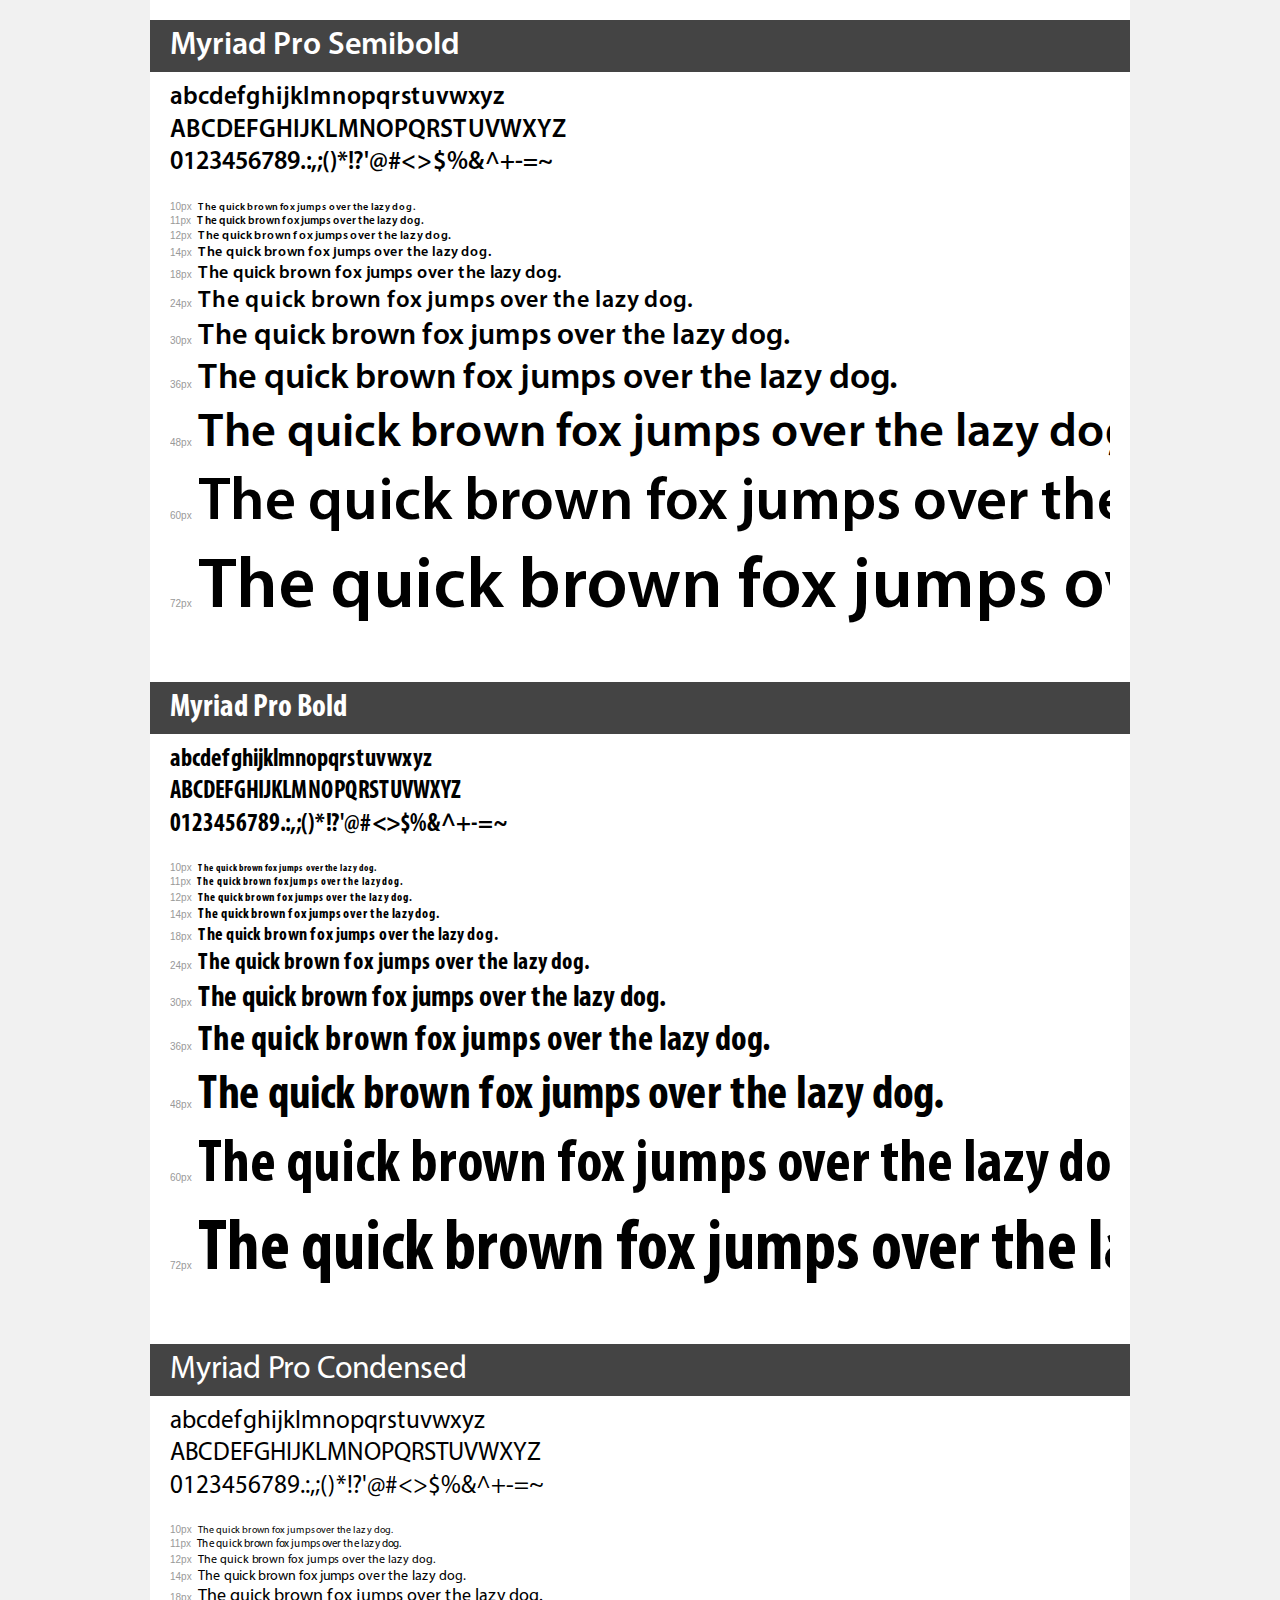
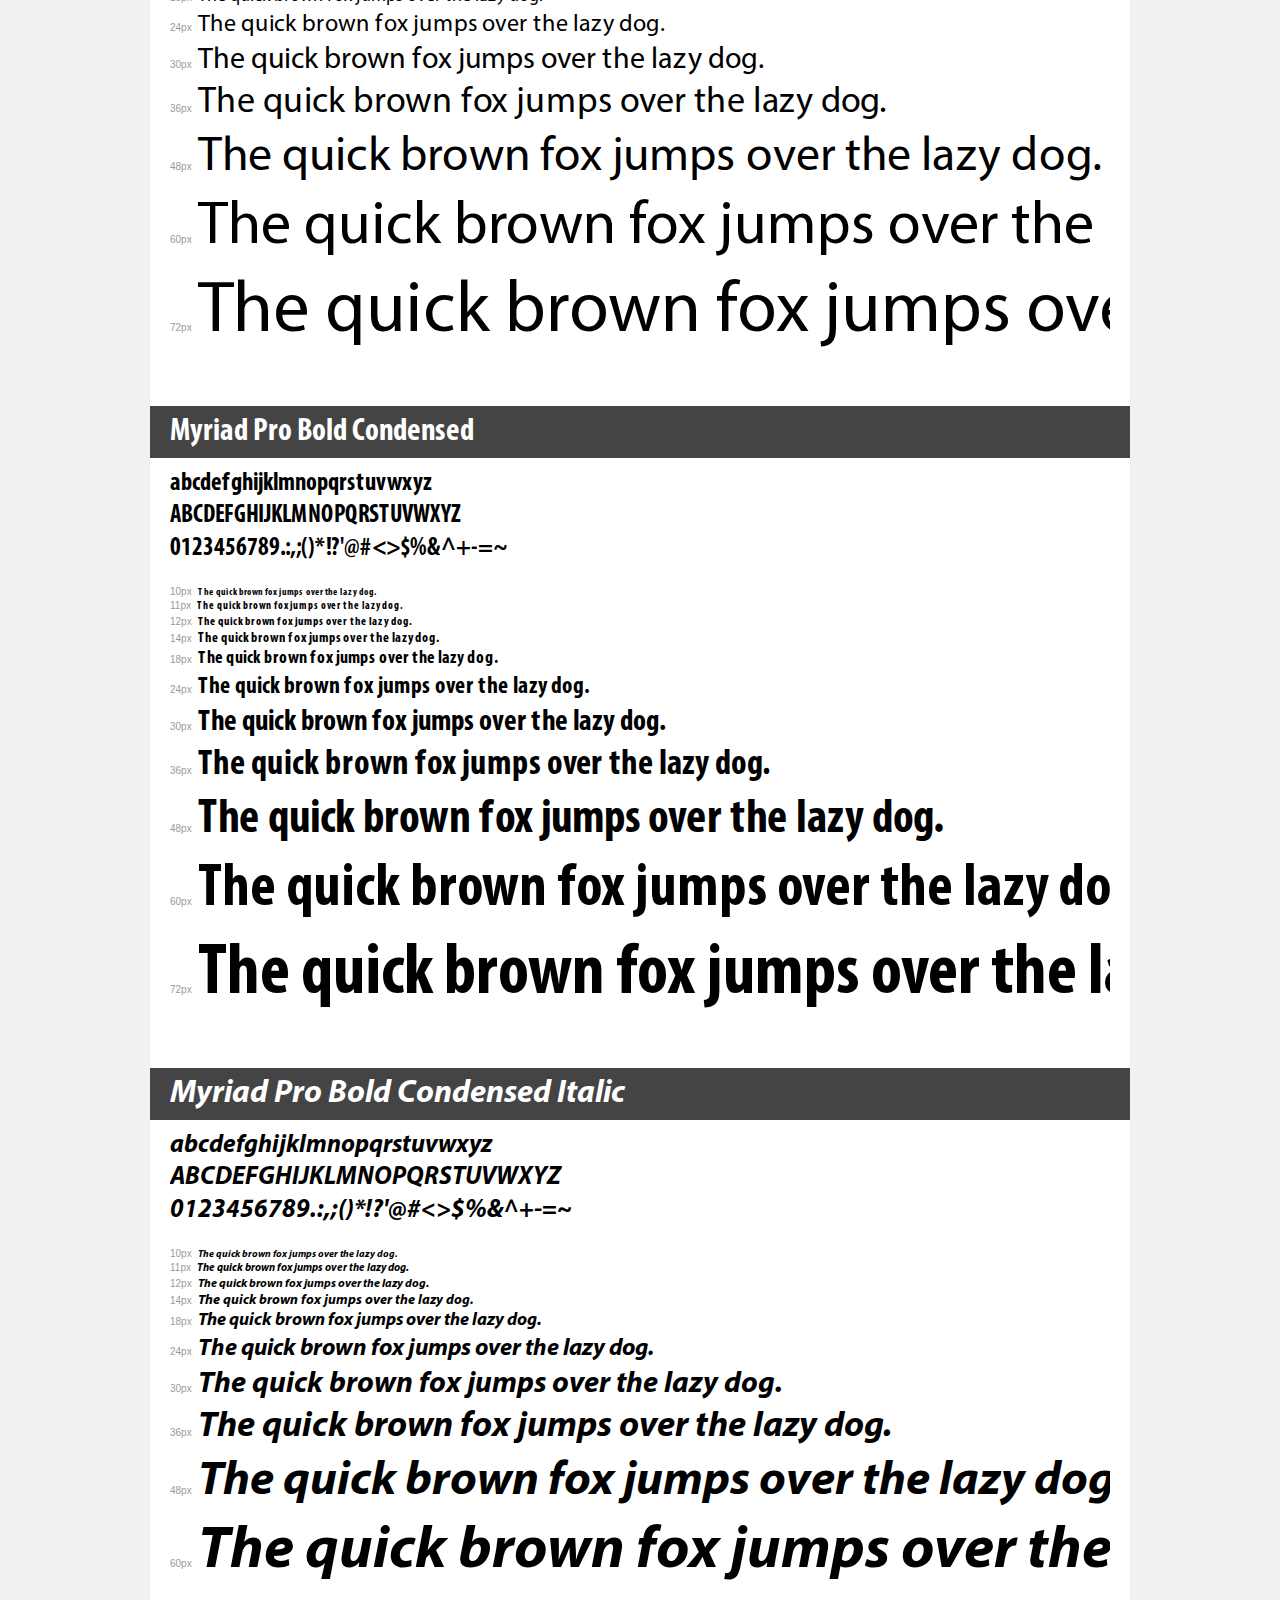
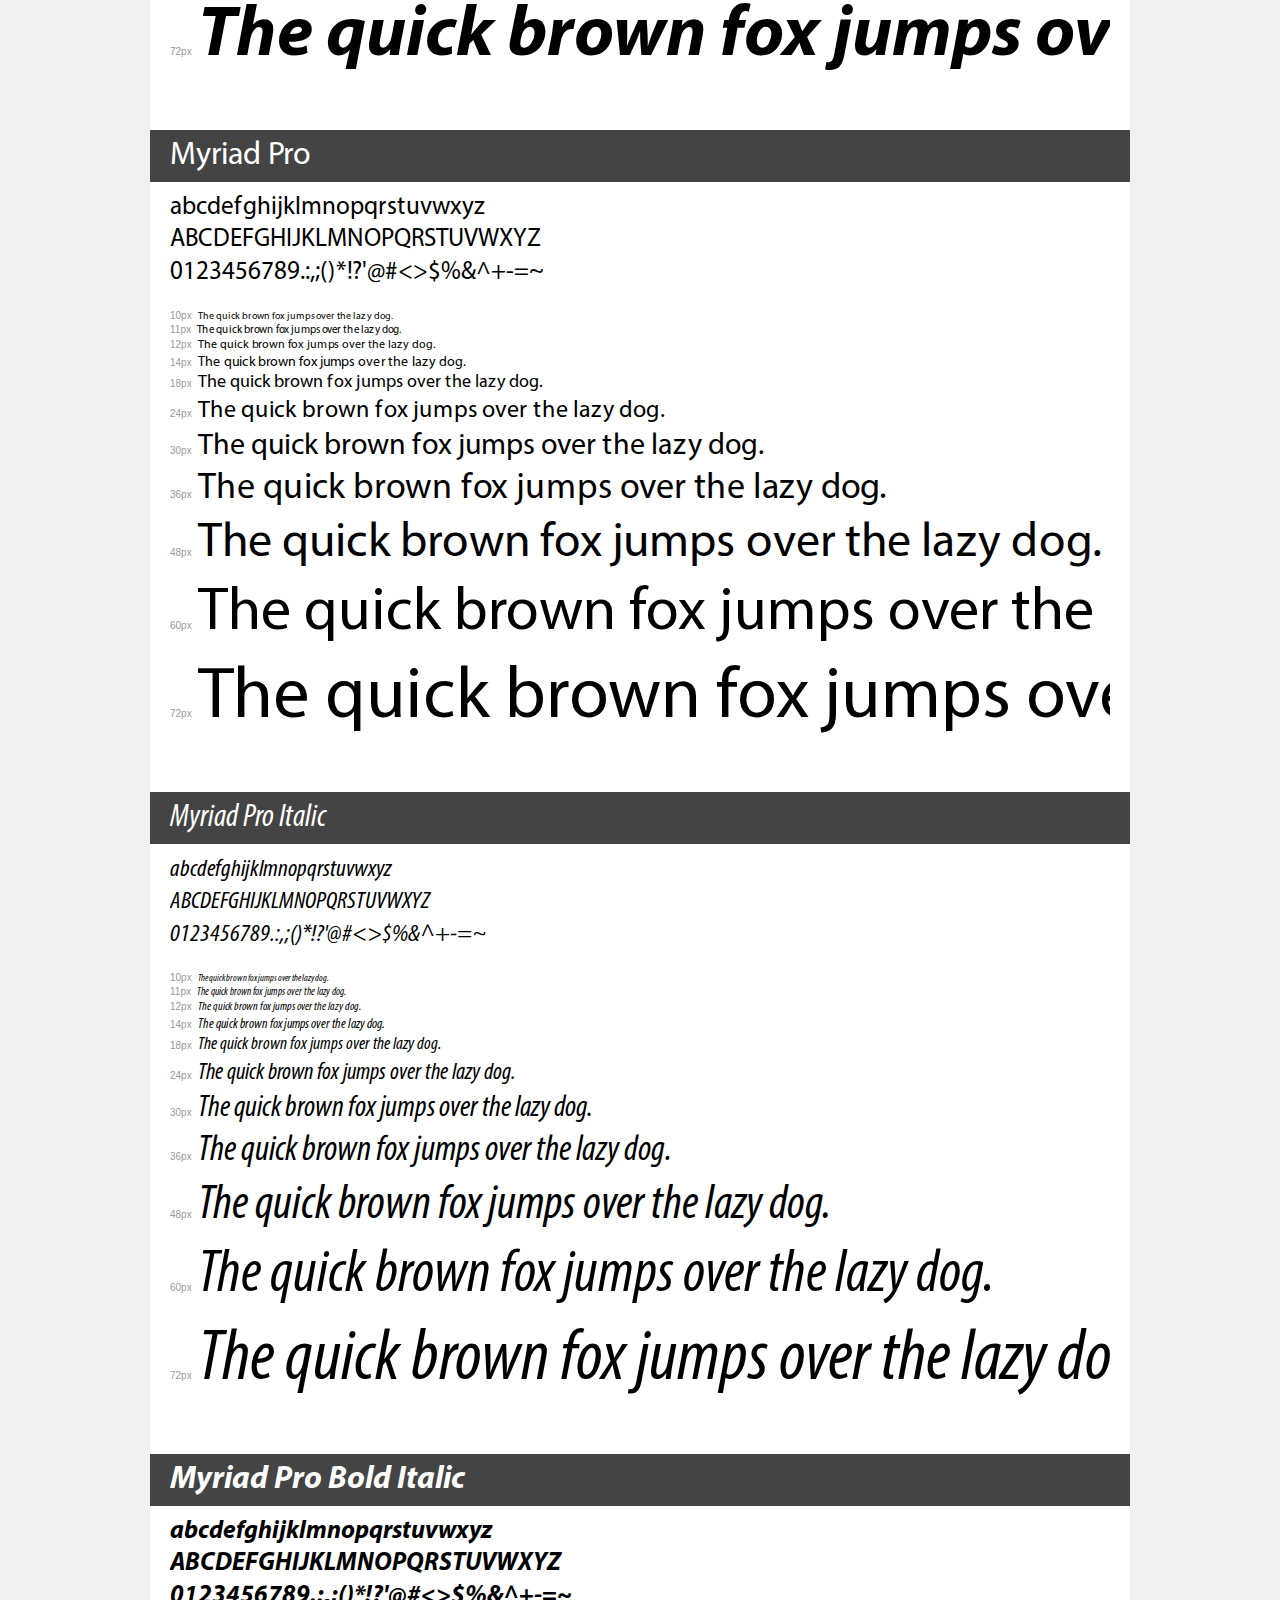
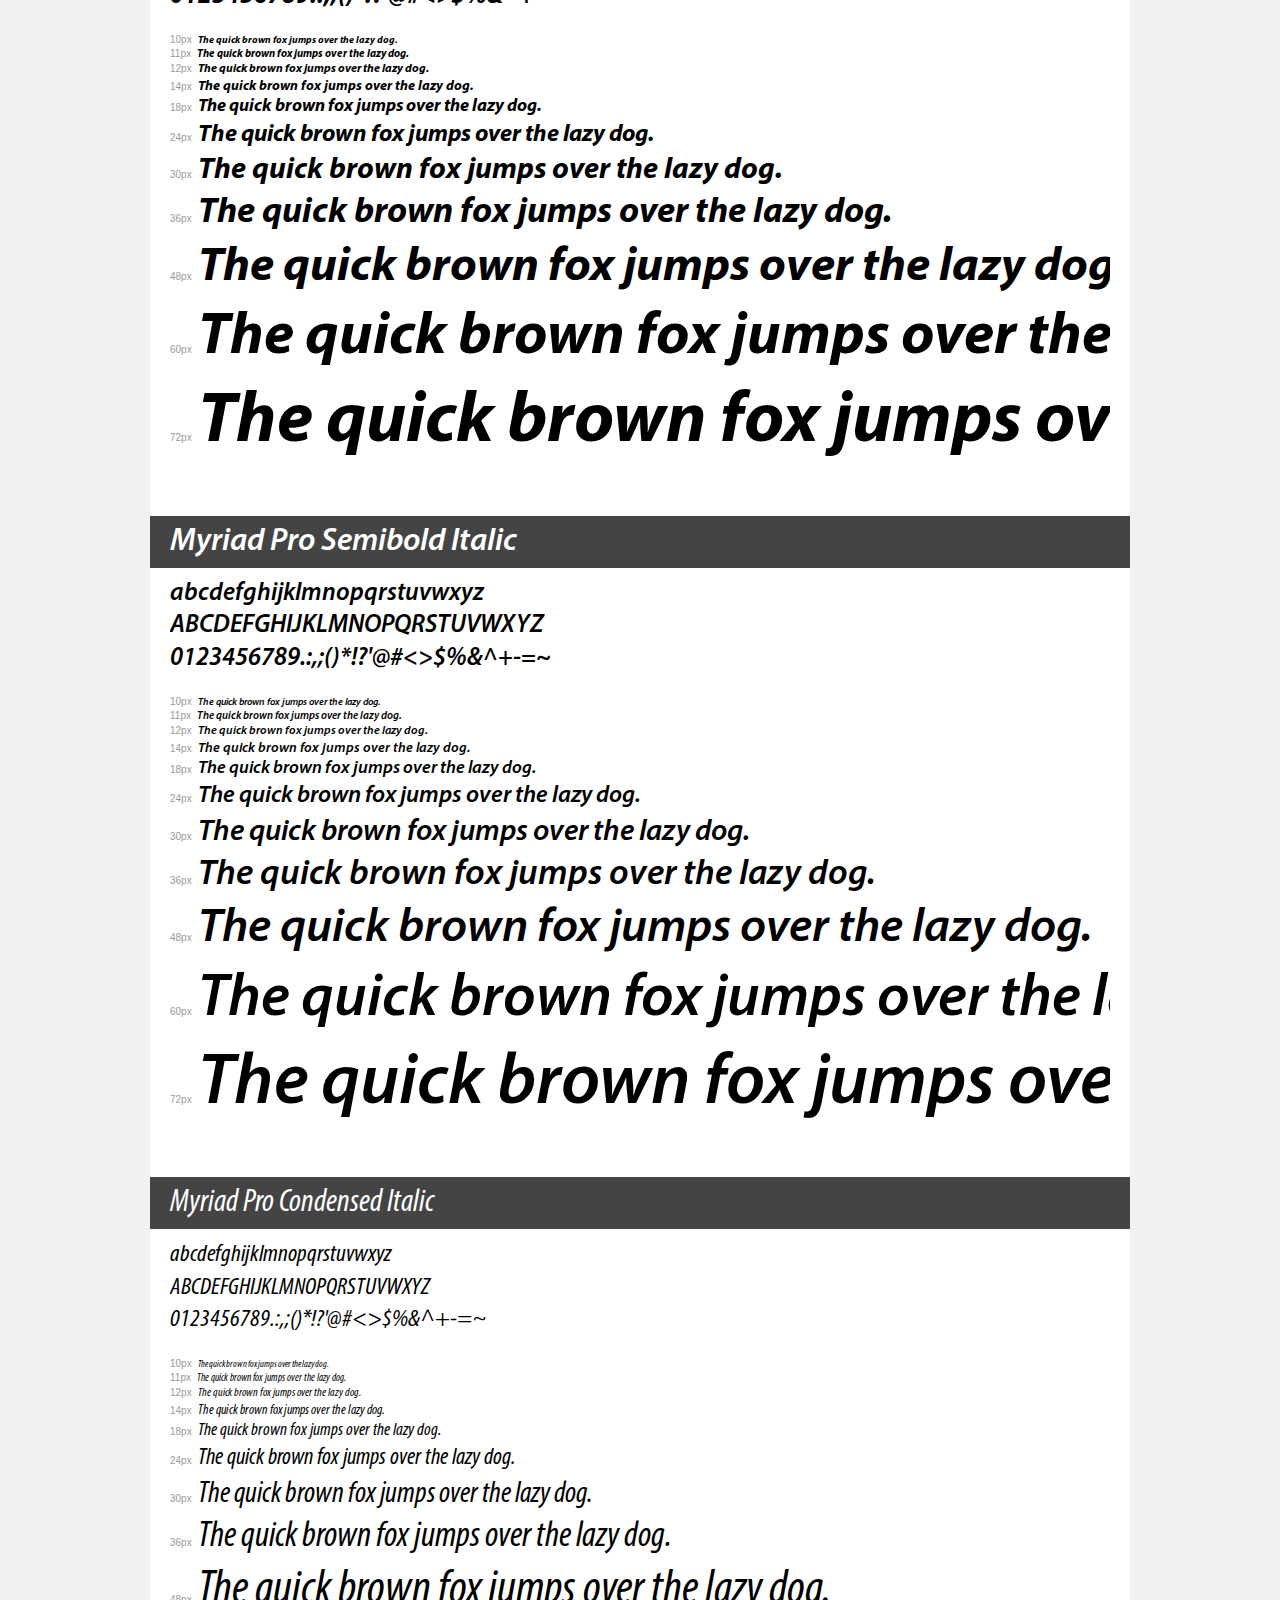
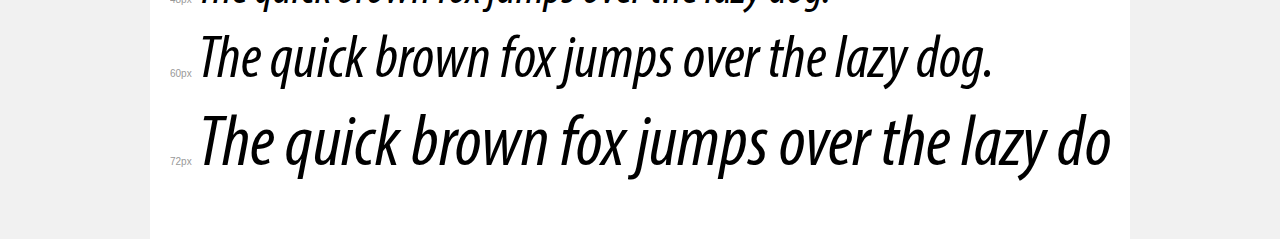
<file: fonts/Myriad-pro/demo.html>
<!DOCTYPE html>
<html>
<head>
	<meta charset="utf-8">
	<title>Transfonter demo</title>
	<link href="stylesheet.css" rel="stylesheet">
	<style>
		/*
		http://meyerweb.com/eric/tools/css/reset/
		v2.0 | 20110126
		License: none (public domain)
		*/
		html, body, div, span, applet, object, iframe,
		h1, h2, h3, h4, h5, h6, p, blockquote, pre,
		a, abbr, acronym, address, big, cite, code,
		del, dfn, em, img, ins, kbd, q, s, samp,
		small, strike, strong, sub, sup, tt, var,
		b, u, i, center,
		dl, dt, dd, ol, ul, li,
		fieldset, form, label, legend,
		table, caption, tbody, tfoot, thead, tr, th, td,
		article, aside, canvas, details, embed,
		figure, figcaption, footer, header, hgroup,
		menu, nav, output, ruby, section, summary,
		time, mark, audio, video {
			margin: 0;
			padding: 0;
			border: 0;
			font-size: 100%;
			font: inherit;
			vertical-align: baseline;
		}
		/* HTML5 display-role reset for older browsers */
		article, aside, details, figcaption, figure,
		footer, header, hgroup, menu, nav, section {
			display: block;
		}
		body {
			line-height: 1;
		}
		ol, ul {
			list-style: none;
		}
		blockquote, q {
			quotes: none;
		}
		blockquote:before, blockquote:after,
		q:before, q:after {
			content: '';
			content: none;
		}
		table {
			border-collapse: collapse;
			border-spacing: 0;
		}
		/* common styles */
		body {
			background: #f1f1f1;
			color: #000;
		}
		.page {
			background: #fff;
			width: 940px;
			margin: 0 auto;
			padding: 20px 20px 0 20px;
			overflow: hidden;
		}
		.font-container {
			overflow-x: auto;
			overflow-y: hidden;
			margin-bottom: 40px;
			line-height: 1.3;
			white-space: nowrap;
			padding-bottom: 5px;
		}
		h1 {
			position: relative;
			background: #444;
			font-size: 32px;
			color: #fff;
			padding: 10px 20px;
			margin: 0 -20px 10px -20px;
		}
		.letters {
			font-size: 25px;
			margin-bottom: 20px;
		}
		.s10:before {
			content: '10px';
		}
		.s11:before {
			content: '11px';
		}
		.s12:before {
			content: '12px';
		}
		.s14:before {
			content: '14px';
		}
		.s18:before {
			content: '18px';
		}
		.s24:before {
			content: '24px';
		}
		.s30:before {
			content: '30px';
		}
		.s36:before {
			content: '36px';
		}
		.s48:before {
			content: '48px';
		}
		.s60:before {
			content: '60px';
		}
		.s72:before {
			content: '72px';
		}
		.s10:before, .s11:before, .s12:before, .s14:before,
		.s18:before, .s24:before, .s30:before, .s36:before,
		.s48:before, .s60:before, .s72:before {
			font-family: Arial, sans-serif;
			font-size: 10px;
			font-weight: normal;
			font-style: normal;
			color: #999;
			padding-right: 6px;
		}
		/* fonts demo styles */
		.demo-0 {
			font-family: 'Myriad Pro';
			font-weight: 600;
			font-style: normal;
		}
		.demo-1 {
			font-family: 'Myriad Pro';
			font-weight: bold;
			font-style: normal;
		}
		.demo-2 {
			font-family: 'Myriad Pro';
			font-weight: normal;
			font-style: normal;
		}
		.demo-3 {
			font-family: 'Myriad Pro';
			font-weight: bold;
			font-style: normal;
		}
		.demo-4 {
			font-family: 'Myriad Pro';
			font-weight: bold;
			font-style: italic;
		}
		.demo-5 {
			font-family: 'Myriad Pro';
			font-weight: normal;
			font-style: normal;
		}
		.demo-6 {
			font-family: 'Myriad Pro';
			font-weight: normal;
			font-style: italic;
		}
		.demo-7 {
			font-family: 'Myriad Pro';
			font-weight: bold;
			font-style: italic;
		}
		.demo-8 {
			font-family: 'Myriad Pro';
			font-weight: 600;
			font-style: italic;
		}
		.demo-9 {
			font-family: 'Myriad Pro';
			font-weight: normal;
			font-style: italic;
		}
	</style>
</head>
<body>
<div class="page">
	<div class="demo-0">
		<h1>Myriad Pro Semibold</h1>
		<div class="font-container">
			<p class="letters">
				abcdefghijklmnopqrstuvwxyz <br />
				ABCDEFGHIJKLMNOPQRSTUVWXYZ <br />				0123456789.:,;()*!?'@#<>$%&^+-=~
			</p>
			<p class="s10" style="font-size: 10px;">The quick brown fox jumps over the lazy dog.</p>
			<p class="s11" style="font-size: 11px;">The quick brown fox jumps over the lazy dog.</p>
			<p class="s12" style="font-size: 12px;">The quick brown fox jumps over the lazy dog.</p>
			<p class="s14" style="font-size: 14px;">The quick brown fox jumps over the lazy dog.</p>
			<p class="s18" style="font-size: 18px;">The quick brown fox jumps over the lazy dog.</p>
			<p class="s24" style="font-size: 24px;">The quick brown fox jumps over the lazy dog.</p>
			<p class="s30" style="font-size: 30px;">The quick brown fox jumps over the lazy dog.</p>
			<p class="s36" style="font-size: 36px;">The quick brown fox jumps over the lazy dog.</p>
			<p class="s48" style="font-size: 48px;">The quick brown fox jumps over the lazy dog.</p>
			<p class="s60" style="font-size: 60px;">The quick brown fox jumps over the lazy dog.</p>
			<p class="s72" style="font-size: 72px;">The quick brown fox jumps over the lazy dog.</p>
		</div>
	</div>
	<div class="demo-1">
		<h1>Myriad Pro Bold</h1>
		<div class="font-container">
			<p class="letters">
				abcdefghijklmnopqrstuvwxyz <br />
				ABCDEFGHIJKLMNOPQRSTUVWXYZ <br />				0123456789.:,;()*!?'@#<>$%&^+-=~
			</p>
			<p class="s10" style="font-size: 10px;">The quick brown fox jumps over the lazy dog.</p>
			<p class="s11" style="font-size: 11px;">The quick brown fox jumps over the lazy dog.</p>
			<p class="s12" style="font-size: 12px;">The quick brown fox jumps over the lazy dog.</p>
			<p class="s14" style="font-size: 14px;">The quick brown fox jumps over the lazy dog.</p>
			<p class="s18" style="font-size: 18px;">The quick brown fox jumps over the lazy dog.</p>
			<p class="s24" style="font-size: 24px;">The quick brown fox jumps over the lazy dog.</p>
			<p class="s30" style="font-size: 30px;">The quick brown fox jumps over the lazy dog.</p>
			<p class="s36" style="font-size: 36px;">The quick brown fox jumps over the lazy dog.</p>
			<p class="s48" style="font-size: 48px;">The quick brown fox jumps over the lazy dog.</p>
			<p class="s60" style="font-size: 60px;">The quick brown fox jumps over the lazy dog.</p>
			<p class="s72" style="font-size: 72px;">The quick brown fox jumps over the lazy dog.</p>
		</div>
	</div>
	<div class="demo-2">
		<h1>Myriad Pro Condensed</h1>
		<div class="font-container">
			<p class="letters">
				abcdefghijklmnopqrstuvwxyz <br />
				ABCDEFGHIJKLMNOPQRSTUVWXYZ <br />				0123456789.:,;()*!?'@#<>$%&^+-=~
			</p>
			<p class="s10" style="font-size: 10px;">The quick brown fox jumps over the lazy dog.</p>
			<p class="s11" style="font-size: 11px;">The quick brown fox jumps over the lazy dog.</p>
			<p class="s12" style="font-size: 12px;">The quick brown fox jumps over the lazy dog.</p>
			<p class="s14" style="font-size: 14px;">The quick brown fox jumps over the lazy dog.</p>
			<p class="s18" style="font-size: 18px;">The quick brown fox jumps over the lazy dog.</p>
			<p class="s24" style="font-size: 24px;">The quick brown fox jumps over the lazy dog.</p>
			<p class="s30" style="font-size: 30px;">The quick brown fox jumps over the lazy dog.</p>
			<p class="s36" style="font-size: 36px;">The quick brown fox jumps over the lazy dog.</p>
			<p class="s48" style="font-size: 48px;">The quick brown fox jumps over the lazy dog.</p>
			<p class="s60" style="font-size: 60px;">The quick brown fox jumps over the lazy dog.</p>
			<p class="s72" style="font-size: 72px;">The quick brown fox jumps over the lazy dog.</p>
		</div>
	</div>
	<div class="demo-3">
		<h1>Myriad Pro Bold Condensed</h1>
		<div class="font-container">
			<p class="letters">
				abcdefghijklmnopqrstuvwxyz <br />
				ABCDEFGHIJKLMNOPQRSTUVWXYZ <br />				0123456789.:,;()*!?'@#<>$%&^+-=~
			</p>
			<p class="s10" style="font-size: 10px;">The quick brown fox jumps over the lazy dog.</p>
			<p class="s11" style="font-size: 11px;">The quick brown fox jumps over the lazy dog.</p>
			<p class="s12" style="font-size: 12px;">The quick brown fox jumps over the lazy dog.</p>
			<p class="s14" style="font-size: 14px;">The quick brown fox jumps over the lazy dog.</p>
			<p class="s18" style="font-size: 18px;">The quick brown fox jumps over the lazy dog.</p>
			<p class="s24" style="font-size: 24px;">The quick brown fox jumps over the lazy dog.</p>
			<p class="s30" style="font-size: 30px;">The quick brown fox jumps over the lazy dog.</p>
			<p class="s36" style="font-size: 36px;">The quick brown fox jumps over the lazy dog.</p>
			<p class="s48" style="font-size: 48px;">The quick brown fox jumps over the lazy dog.</p>
			<p class="s60" style="font-size: 60px;">The quick brown fox jumps over the lazy dog.</p>
			<p class="s72" style="font-size: 72px;">The quick brown fox jumps over the lazy dog.</p>
		</div>
	</div>
	<div class="demo-4">
		<h1>Myriad Pro Bold Condensed Italic</h1>
		<div class="font-container">
			<p class="letters">
				abcdefghijklmnopqrstuvwxyz <br />
				ABCDEFGHIJKLMNOPQRSTUVWXYZ <br />				0123456789.:,;()*!?'@#<>$%&^+-=~
			</p>
			<p class="s10" style="font-size: 10px;">The quick brown fox jumps over the lazy dog.</p>
			<p class="s11" style="font-size: 11px;">The quick brown fox jumps over the lazy dog.</p>
			<p class="s12" style="font-size: 12px;">The quick brown fox jumps over the lazy dog.</p>
			<p class="s14" style="font-size: 14px;">The quick brown fox jumps over the lazy dog.</p>
			<p class="s18" style="font-size: 18px;">The quick brown fox jumps over the lazy dog.</p>
			<p class="s24" style="font-size: 24px;">The quick brown fox jumps over the lazy dog.</p>
			<p class="s30" style="font-size: 30px;">The quick brown fox jumps over the lazy dog.</p>
			<p class="s36" style="font-size: 36px;">The quick brown fox jumps over the lazy dog.</p>
			<p class="s48" style="font-size: 48px;">The quick brown fox jumps over the lazy dog.</p>
			<p class="s60" style="font-size: 60px;">The quick brown fox jumps over the lazy dog.</p>
			<p class="s72" style="font-size: 72px;">The quick brown fox jumps over the lazy dog.</p>
		</div>
	</div>
	<div class="demo-5">
		<h1>Myriad Pro</h1>
		<div class="font-container">
			<p class="letters">
				abcdefghijklmnopqrstuvwxyz <br />
				ABCDEFGHIJKLMNOPQRSTUVWXYZ <br />				0123456789.:,;()*!?'@#<>$%&^+-=~
			</p>
			<p class="s10" style="font-size: 10px;">The quick brown fox jumps over the lazy dog.</p>
			<p class="s11" style="font-size: 11px;">The quick brown fox jumps over the lazy dog.</p>
			<p class="s12" style="font-size: 12px;">The quick brown fox jumps over the lazy dog.</p>
			<p class="s14" style="font-size: 14px;">The quick brown fox jumps over the lazy dog.</p>
			<p class="s18" style="font-size: 18px;">The quick brown fox jumps over the lazy dog.</p>
			<p class="s24" style="font-size: 24px;">The quick brown fox jumps over the lazy dog.</p>
			<p class="s30" style="font-size: 30px;">The quick brown fox jumps over the lazy dog.</p>
			<p class="s36" style="font-size: 36px;">The quick brown fox jumps over the lazy dog.</p>
			<p class="s48" style="font-size: 48px;">The quick brown fox jumps over the lazy dog.</p>
			<p class="s60" style="font-size: 60px;">The quick brown fox jumps over the lazy dog.</p>
			<p class="s72" style="font-size: 72px;">The quick brown fox jumps over the lazy dog.</p>
		</div>
	</div>
	<div class="demo-6">
		<h1>Myriad Pro Italic</h1>
		<div class="font-container">
			<p class="letters">
				abcdefghijklmnopqrstuvwxyz <br />
				ABCDEFGHIJKLMNOPQRSTUVWXYZ <br />				0123456789.:,;()*!?'@#<>$%&^+-=~
			</p>
			<p class="s10" style="font-size: 10px;">The quick brown fox jumps over the lazy dog.</p>
			<p class="s11" style="font-size: 11px;">The quick brown fox jumps over the lazy dog.</p>
			<p class="s12" style="font-size: 12px;">The quick brown fox jumps over the lazy dog.</p>
			<p class="s14" style="font-size: 14px;">The quick brown fox jumps over the lazy dog.</p>
			<p class="s18" style="font-size: 18px;">The quick brown fox jumps over the lazy dog.</p>
			<p class="s24" style="font-size: 24px;">The quick brown fox jumps over the lazy dog.</p>
			<p class="s30" style="font-size: 30px;">The quick brown fox jumps over the lazy dog.</p>
			<p class="s36" style="font-size: 36px;">The quick brown fox jumps over the lazy dog.</p>
			<p class="s48" style="font-size: 48px;">The quick brown fox jumps over the lazy dog.</p>
			<p class="s60" style="font-size: 60px;">The quick brown fox jumps over the lazy dog.</p>
			<p class="s72" style="font-size: 72px;">The quick brown fox jumps over the lazy dog.</p>
		</div>
	</div>
	<div class="demo-7">
		<h1>Myriad Pro Bold Italic</h1>
		<div class="font-container">
			<p class="letters">
				abcdefghijklmnopqrstuvwxyz <br />
				ABCDEFGHIJKLMNOPQRSTUVWXYZ <br />				0123456789.:,;()*!?'@#<>$%&^+-=~
			</p>
			<p class="s10" style="font-size: 10px;">The quick brown fox jumps over the lazy dog.</p>
			<p class="s11" style="font-size: 11px;">The quick brown fox jumps over the lazy dog.</p>
			<p class="s12" style="font-size: 12px;">The quick brown fox jumps over the lazy dog.</p>
			<p class="s14" style="font-size: 14px;">The quick brown fox jumps over the lazy dog.</p>
			<p class="s18" style="font-size: 18px;">The quick brown fox jumps over the lazy dog.</p>
			<p class="s24" style="font-size: 24px;">The quick brown fox jumps over the lazy dog.</p>
			<p class="s30" style="font-size: 30px;">The quick brown fox jumps over the lazy dog.</p>
			<p class="s36" style="font-size: 36px;">The quick brown fox jumps over the lazy dog.</p>
			<p class="s48" style="font-size: 48px;">The quick brown fox jumps over the lazy dog.</p>
			<p class="s60" style="font-size: 60px;">The quick brown fox jumps over the lazy dog.</p>
			<p class="s72" style="font-size: 72px;">The quick brown fox jumps over the lazy dog.</p>
		</div>
	</div>
	<div class="demo-8">
		<h1>Myriad Pro Semibold Italic</h1>
		<div class="font-container">
			<p class="letters">
				abcdefghijklmnopqrstuvwxyz <br />
				ABCDEFGHIJKLMNOPQRSTUVWXYZ <br />				0123456789.:,;()*!?'@#<>$%&^+-=~
			</p>
			<p class="s10" style="font-size: 10px;">The quick brown fox jumps over the lazy dog.</p>
			<p class="s11" style="font-size: 11px;">The quick brown fox jumps over the lazy dog.</p>
			<p class="s12" style="font-size: 12px;">The quick brown fox jumps over the lazy dog.</p>
			<p class="s14" style="font-size: 14px;">The quick brown fox jumps over the lazy dog.</p>
			<p class="s18" style="font-size: 18px;">The quick brown fox jumps over the lazy dog.</p>
			<p class="s24" style="font-size: 24px;">The quick brown fox jumps over the lazy dog.</p>
			<p class="s30" style="font-size: 30px;">The quick brown fox jumps over the lazy dog.</p>
			<p class="s36" style="font-size: 36px;">The quick brown fox jumps over the lazy dog.</p>
			<p class="s48" style="font-size: 48px;">The quick brown fox jumps over the lazy dog.</p>
			<p class="s60" style="font-size: 60px;">The quick brown fox jumps over the lazy dog.</p>
			<p class="s72" style="font-size: 72px;">The quick brown fox jumps over the lazy dog.</p>
		</div>
	</div>
	<div class="demo-9">
		<h1>Myriad Pro Condensed Italic</h1>
		<div class="font-container">
			<p class="letters">
				abcdefghijklmnopqrstuvwxyz <br />
				ABCDEFGHIJKLMNOPQRSTUVWXYZ <br />				0123456789.:,;()*!?'@#<>$%&^+-=~
			</p>
			<p class="s10" style="font-size: 10px;">The quick brown fox jumps over the lazy dog.</p>
			<p class="s11" style="font-size: 11px;">The quick brown fox jumps over the lazy dog.</p>
			<p class="s12" style="font-size: 12px;">The quick brown fox jumps over the lazy dog.</p>
			<p class="s14" style="font-size: 14px;">The quick brown fox jumps over the lazy dog.</p>
			<p class="s18" style="font-size: 18px;">The quick brown fox jumps over the lazy dog.</p>
			<p class="s24" style="font-size: 24px;">The quick brown fox jumps over the lazy dog.</p>
			<p class="s30" style="font-size: 30px;">The quick brown fox jumps over the lazy dog.</p>
			<p class="s36" style="font-size: 36px;">The quick brown fox jumps over the lazy dog.</p>
			<p class="s48" style="font-size: 48px;">The quick brown fox jumps over the lazy dog.</p>
			<p class="s60" style="font-size: 60px;">The quick brown fox jumps over the lazy dog.</p>
			<p class="s72" style="font-size: 72px;">The quick brown fox jumps over the lazy dog.</p>
		</div>
	</div>
</div>
</body>
</html>
</file>
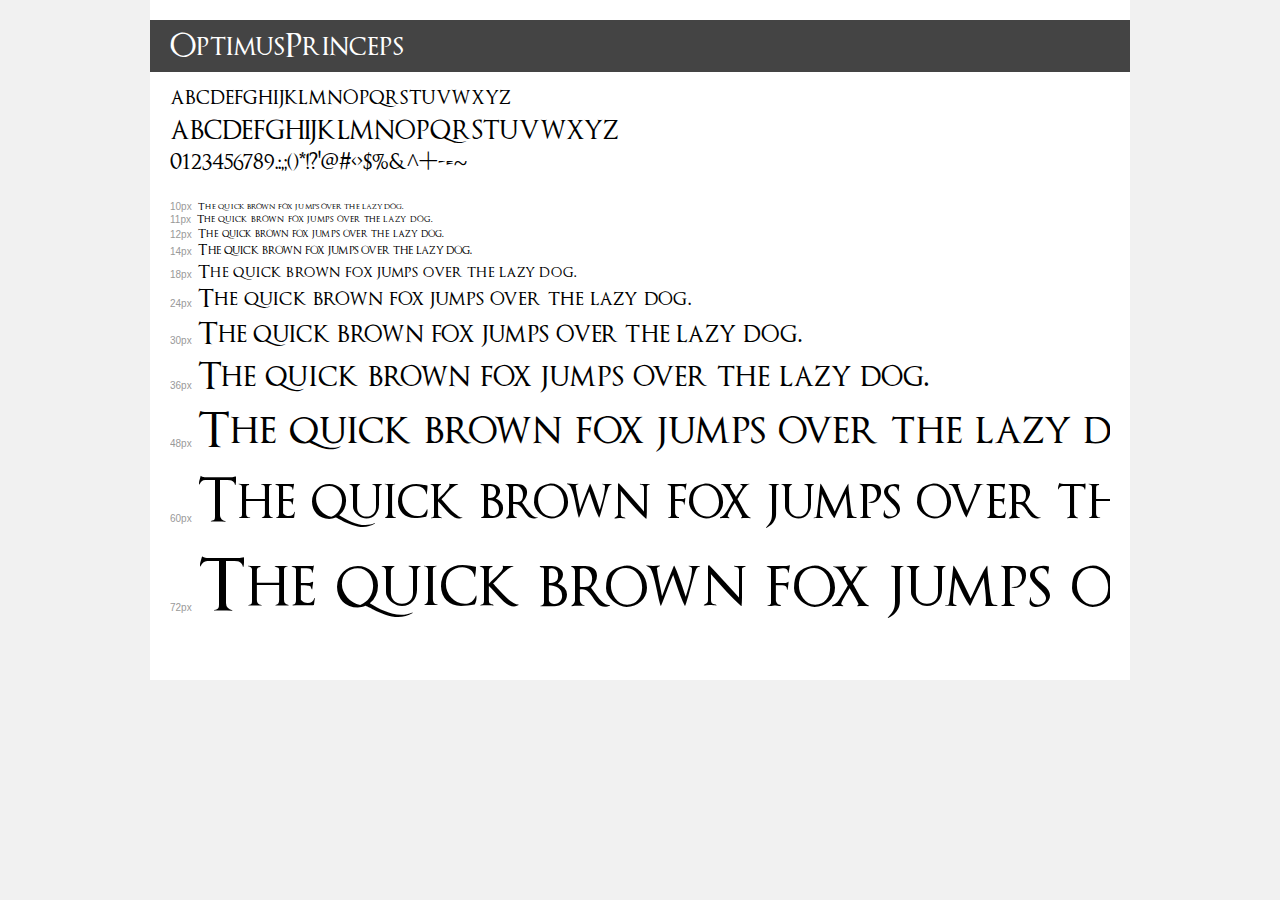
<file: fonts/OptimusPrinceps/demo.html>
<!DOCTYPE html>
<html>
<head>
	<meta charset="utf-8">
	<title>Transfonter demo</title>
	<link href="stylesheet.css" rel="stylesheet">
	<style>
		/*
		http://meyerweb.com/eric/tools/css/reset/
		v2.0 | 20110126
		License: none (public domain)
		*/
		html, body, div, span, applet, object, iframe,
		h1, h2, h3, h4, h5, h6, p, blockquote, pre,
		a, abbr, acronym, address, big, cite, code,
		del, dfn, em, img, ins, kbd, q, s, samp,
		small, strike, strong, sub, sup, tt, var,
		b, u, i, center,
		dl, dt, dd, ol, ul, li,
		fieldset, form, label, legend,
		table, caption, tbody, tfoot, thead, tr, th, td,
		article, aside, canvas, details, embed,
		figure, figcaption, footer, header, hgroup,
		menu, nav, output, ruby, section, summary,
		time, mark, audio, video {
			margin: 0;
			padding: 0;
			border: 0;
			font-size: 100%;
			font: inherit;
			vertical-align: baseline;
		}
		/* HTML5 display-role reset for older browsers */
		article, aside, details, figcaption, figure,
		footer, header, hgroup, menu, nav, section {
			display: block;
		}
		body {
			line-height: 1;
		}
		ol, ul {
			list-style: none;
		}
		blockquote, q {
			quotes: none;
		}
		blockquote:before, blockquote:after,
		q:before, q:after {
			content: '';
			content: none;
		}
		table {
			border-collapse: collapse;
			border-spacing: 0;
		}
		/* common styles */
		body {
			background: #f1f1f1;
			color: #000;
		}
		.page {
			background: #fff;
			width: 940px;
			margin: 0 auto;
			padding: 20px 20px 0 20px;
			overflow: hidden;
		}
		.font-container {
			overflow-x: auto;
			overflow-y: hidden;
			margin-bottom: 40px;
			line-height: 1.3;
			white-space: nowrap;
			padding-bottom: 5px;
		}
		h1 {
			position: relative;
			background: #444;
			font-size: 32px;
			color: #fff;
			padding: 10px 20px;
			margin: 0 -20px 10px -20px;
		}
		.letters {
			font-size: 25px;
			margin-bottom: 20px;
		}
		.s10:before {
			content: '10px';
		}
		.s11:before {
			content: '11px';
		}
		.s12:before {
			content: '12px';
		}
		.s14:before {
			content: '14px';
		}
		.s18:before {
			content: '18px';
		}
		.s24:before {
			content: '24px';
		}
		.s30:before {
			content: '30px';
		}
		.s36:before {
			content: '36px';
		}
		.s48:before {
			content: '48px';
		}
		.s60:before {
			content: '60px';
		}
		.s72:before {
			content: '72px';
		}
		.s10:before, .s11:before, .s12:before, .s14:before,
		.s18:before, .s24:before, .s30:before, .s36:before,
		.s48:before, .s60:before, .s72:before {
			font-family: Arial, sans-serif;
			font-size: 10px;
			font-weight: normal;
			font-style: normal;
			color: #999;
			padding-right: 6px;
		}
		/* fonts demo styles */
		.demo-0 {
			font-family: 'OptimusPrinceps';
			font-weight: 500;
			font-style: normal;
		}
	</style>
</head>
<body>
<div class="page">
	<div class="demo-0">
		<h1>OptimusPrinceps</h1>
		<div class="font-container">
			<p class="letters">
				abcdefghijklmnopqrstuvwxyz <br />
				ABCDEFGHIJKLMNOPQRSTUVWXYZ <br />				0123456789.:,;()*!?'@#<>$%&^+-=~
			</p>
			<p class="s10" style="font-size: 10px;">The quick brown fox jumps over the lazy dog.</p>
			<p class="s11" style="font-size: 11px;">The quick brown fox jumps over the lazy dog.</p>
			<p class="s12" style="font-size: 12px;">The quick brown fox jumps over the lazy dog.</p>
			<p class="s14" style="font-size: 14px;">The quick brown fox jumps over the lazy dog.</p>
			<p class="s18" style="font-size: 18px;">The quick brown fox jumps over the lazy dog.</p>
			<p class="s24" style="font-size: 24px;">The quick brown fox jumps over the lazy dog.</p>
			<p class="s30" style="font-size: 30px;">The quick brown fox jumps over the lazy dog.</p>
			<p class="s36" style="font-size: 36px;">The quick brown fox jumps over the lazy dog.</p>
			<p class="s48" style="font-size: 48px;">The quick brown fox jumps over the lazy dog.</p>
			<p class="s60" style="font-size: 60px;">The quick brown fox jumps over the lazy dog.</p>
			<p class="s72" style="font-size: 72px;">The quick brown fox jumps over the lazy dog.</p>
		</div>
	</div>
</div>
</body>
</html>
</file>
<file: fonts/Myriad-pro/stylesheet.css>
@font-face{font-family:Myriad Pro;font-style:normal;font-weight:600;src:url(MyriadPro-Semibold.eot);src:url(MyriadPro-Semibold.eot?#iefix) format("embedded-opentype"),url(MyriadPro-Semibold.woff) format("woff"),url(MyriadPro-Semibold.ttf) format("truetype")}@font-face{font-family:Myriad Pro;font-style:normal;font-weight:700;src:url(MyriadPro-Bold.eot);src:url(MyriadPro-Bold.eot?#iefix) format("embedded-opentype"),url(MyriadPro-Bold.woff) format("woff"),url(MyriadPro-Bold.ttf) format("truetype")}@font-face{font-family:Myriad Pro;font-style:normal;font-weight:400;src:url(MyriadPro-Cond.eot);src:url(MyriadPro-Cond.eot?#iefix) format("embedded-opentype"),url(MyriadPro-Cond.woff) format("woff"),url(MyriadPro-Cond.ttf) format("truetype")}@font-face{font-family:Myriad Pro;font-style:normal;font-weight:700;src:url(MyriadPro-BoldCond.eot);src:url(MyriadPro-BoldCond.eot?#iefix) format("embedded-opentype"),url(MyriadPro-BoldCond.woff) format("woff"),url(MyriadPro-BoldCond.ttf) format("truetype")}@font-face{font-family:Myriad Pro;font-style:italic;font-weight:700;src:url(MyriadPro-BoldCondIt.eot);src:url(MyriadPro-BoldCondIt.eot?#iefix) format("embedded-opentype"),url(MyriadPro-BoldCondIt.woff) format("woff"),url(MyriadPro-BoldCondIt.ttf) format("truetype")}@font-face{font-family:Myriad Pro;font-style:normal;font-weight:400;src:url(MyriadPro-Regular.eot);src:url(MyriadPro-Regular.eot?#iefix) format("embedded-opentype"),url(MyriadPro-Regular.woff) format("woff"),url(MyriadPro-Regular.ttf) format("truetype")}@font-face{font-family:Myriad Pro;font-style:italic;font-weight:400;src:url(MyriadPro-It.eot);src:url(MyriadPro-It.eot?#iefix) format("embedded-opentype"),url(MyriadPro-It.woff) format("woff"),url(MyriadPro-It.ttf) format("truetype")}@font-face{font-family:Myriad Pro;font-style:italic;font-weight:700;src:url(MyriadPro-BoldIt.eot);src:url(MyriadPro-BoldIt.eot?#iefix) format("embedded-opentype"),url(MyriadPro-BoldIt.woff) format("woff"),url(MyriadPro-BoldIt.ttf) format("truetype")}@font-face{font-family:Myriad Pro;font-style:italic;font-weight:600;src:url(MyriadPro-SemiboldIt.eot);src:url(MyriadPro-SemiboldIt.eot?#iefix) format("embedded-opentype"),url(MyriadPro-SemiboldIt.woff) format("woff"),url(MyriadPro-SemiboldIt.ttf) format("truetype")}@font-face{font-family:Myriad Pro;font-style:italic;font-weight:400;src:url(MyriadPro-CondIt.eot);src:url(MyriadPro-CondIt.eot?#iefix) format("embedded-opentype"),url(MyriadPro-CondIt.woff) format("woff"),url(MyriadPro-CondIt.ttf) format("truetype")}
</file>
<file: fonts/OptimusPrinceps/stylesheet.css>
@font-face{font-family:OptimusPrinceps;font-style:normal;font-weight:500;src:url(OptimusPrinceps.eot);src:url(OptimusPrinceps.eot?#iefix) format("embedded-opentype"),url(OptimusPrinceps.woff) format("woff"),url(OptimusPrinceps.ttf) format("truetype")}
</file>
